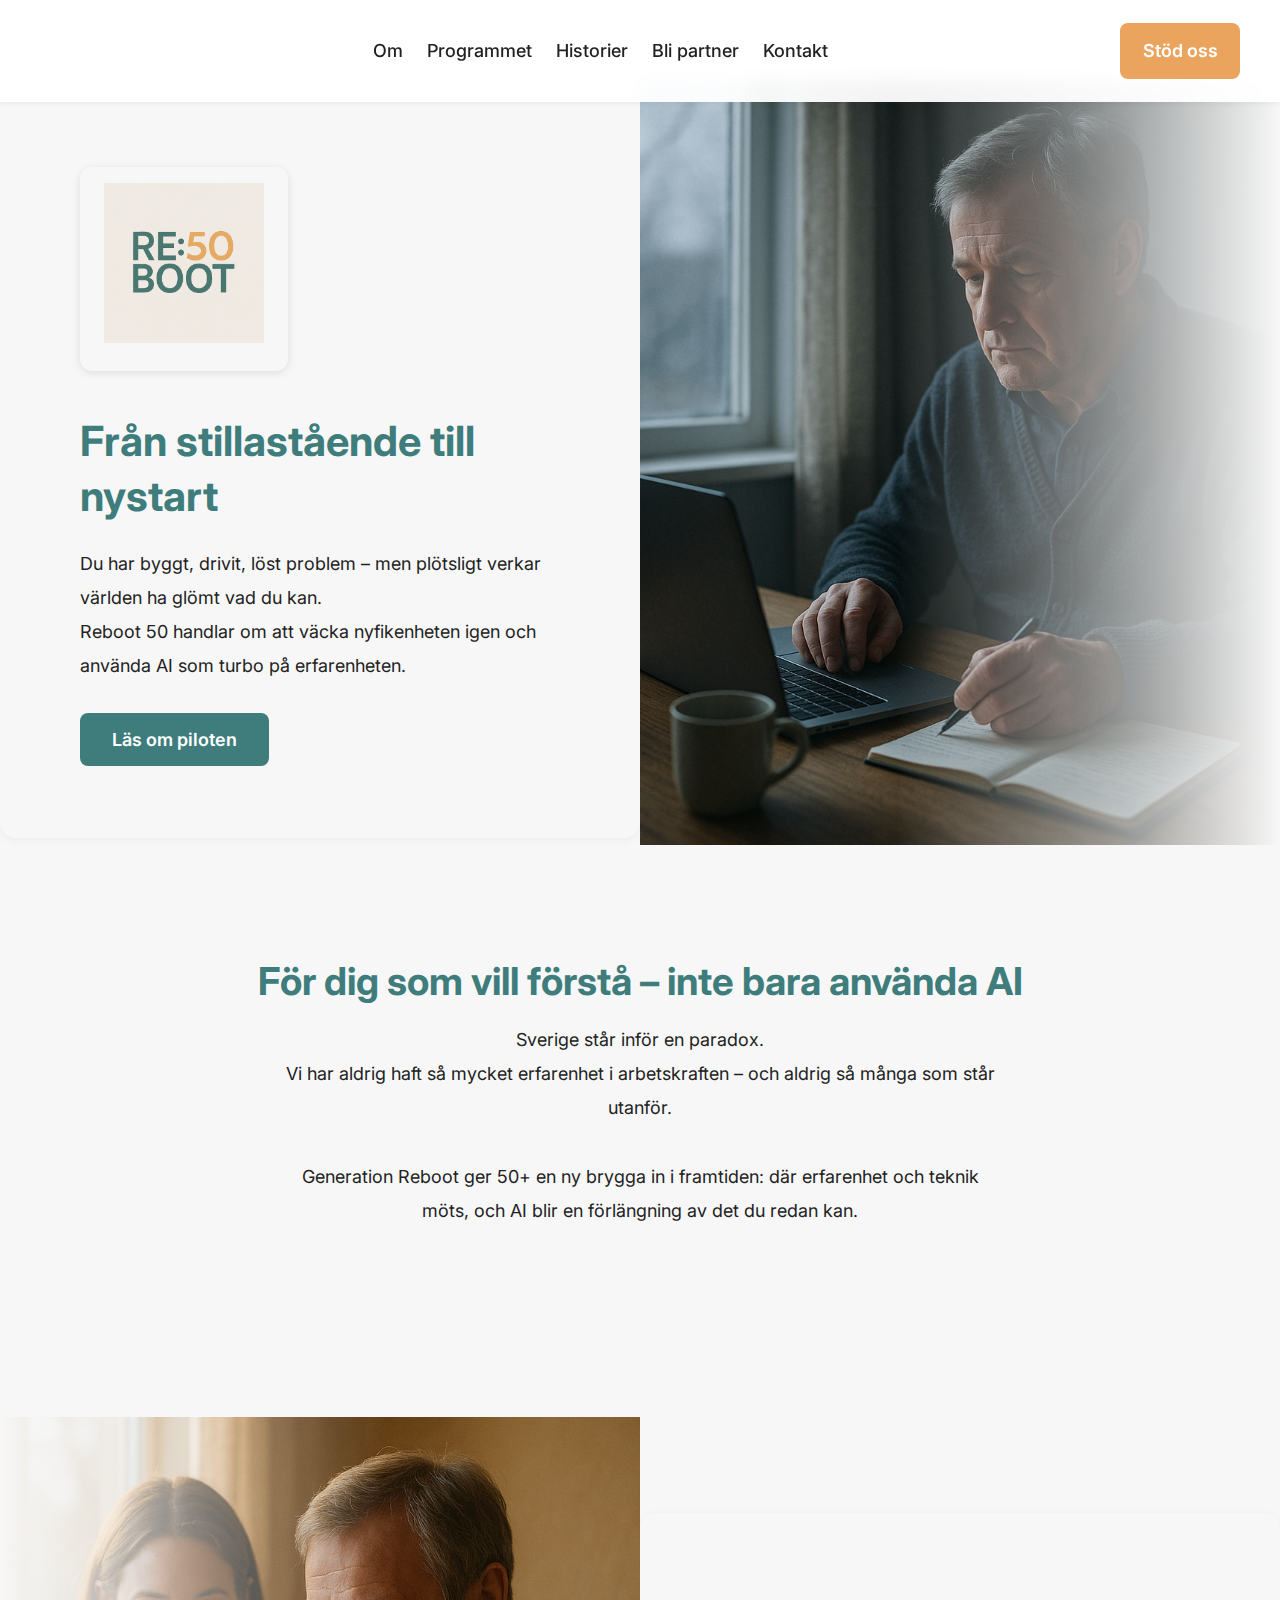
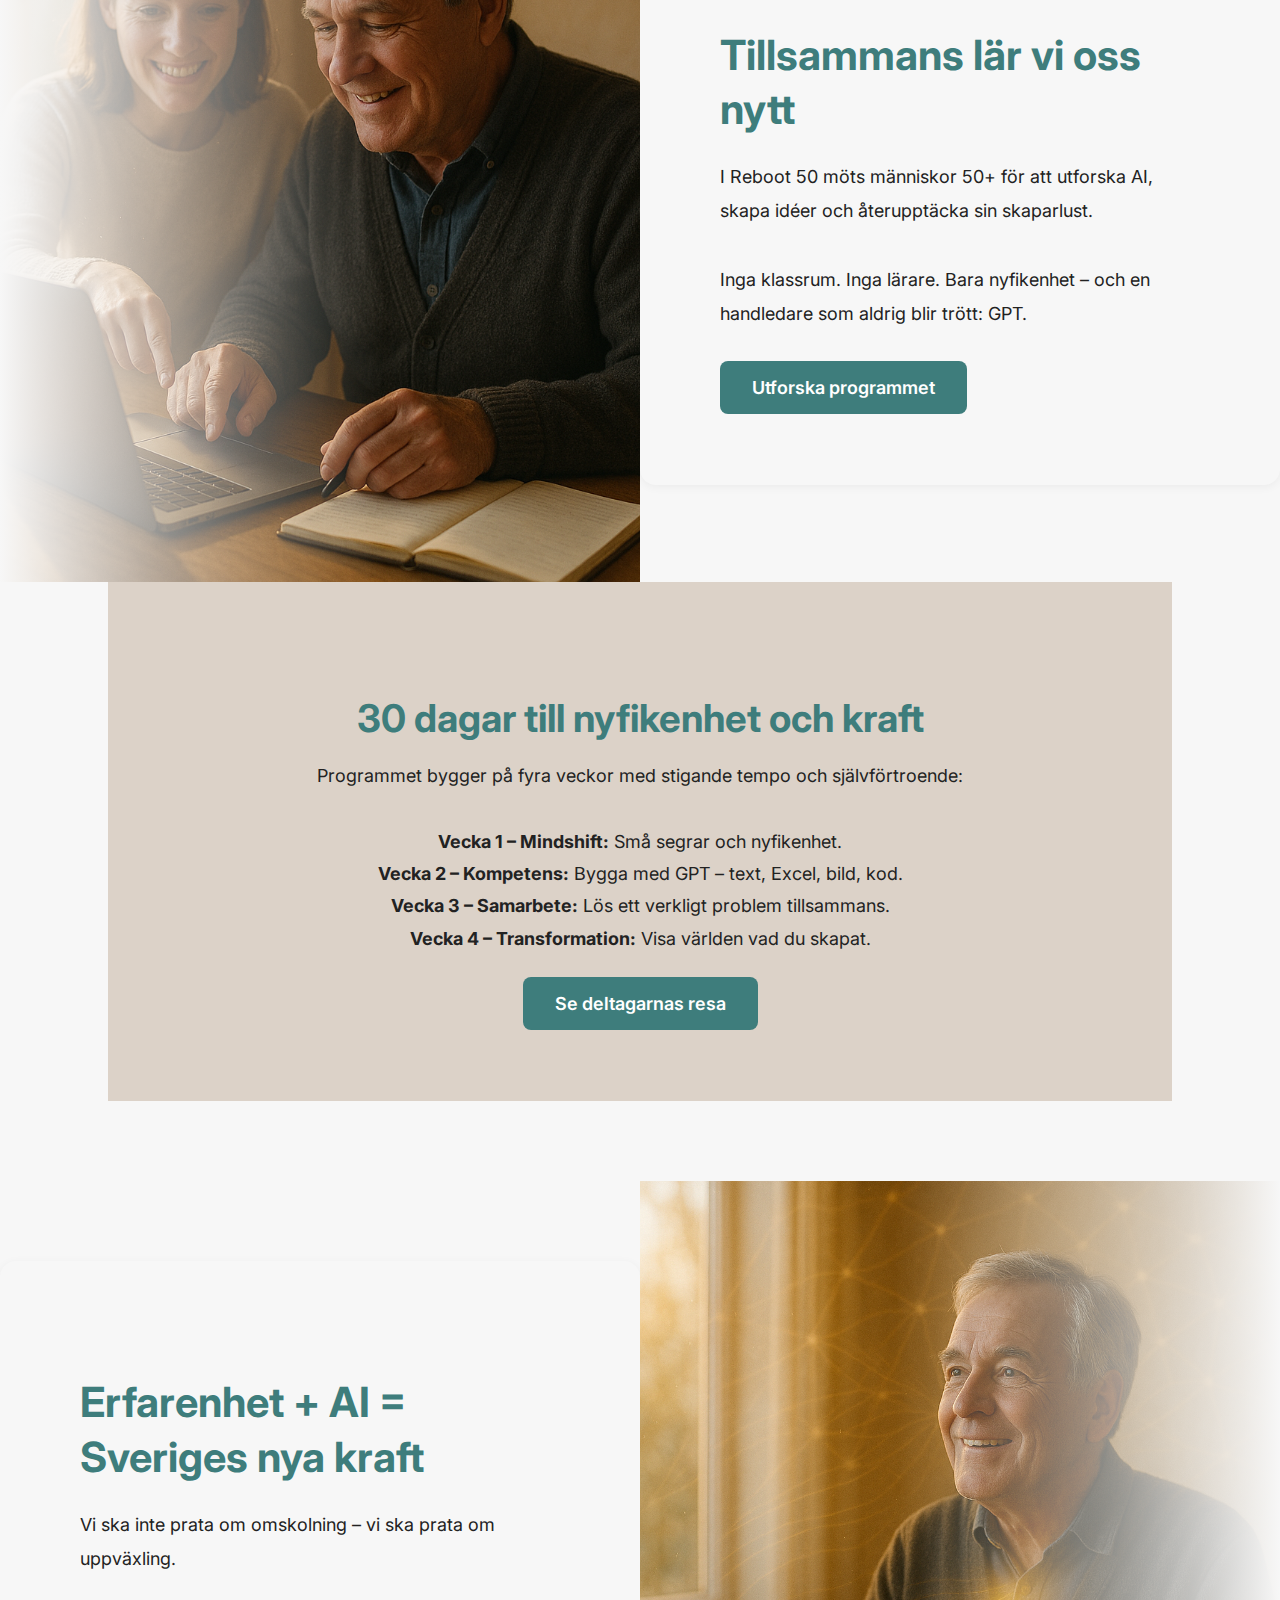
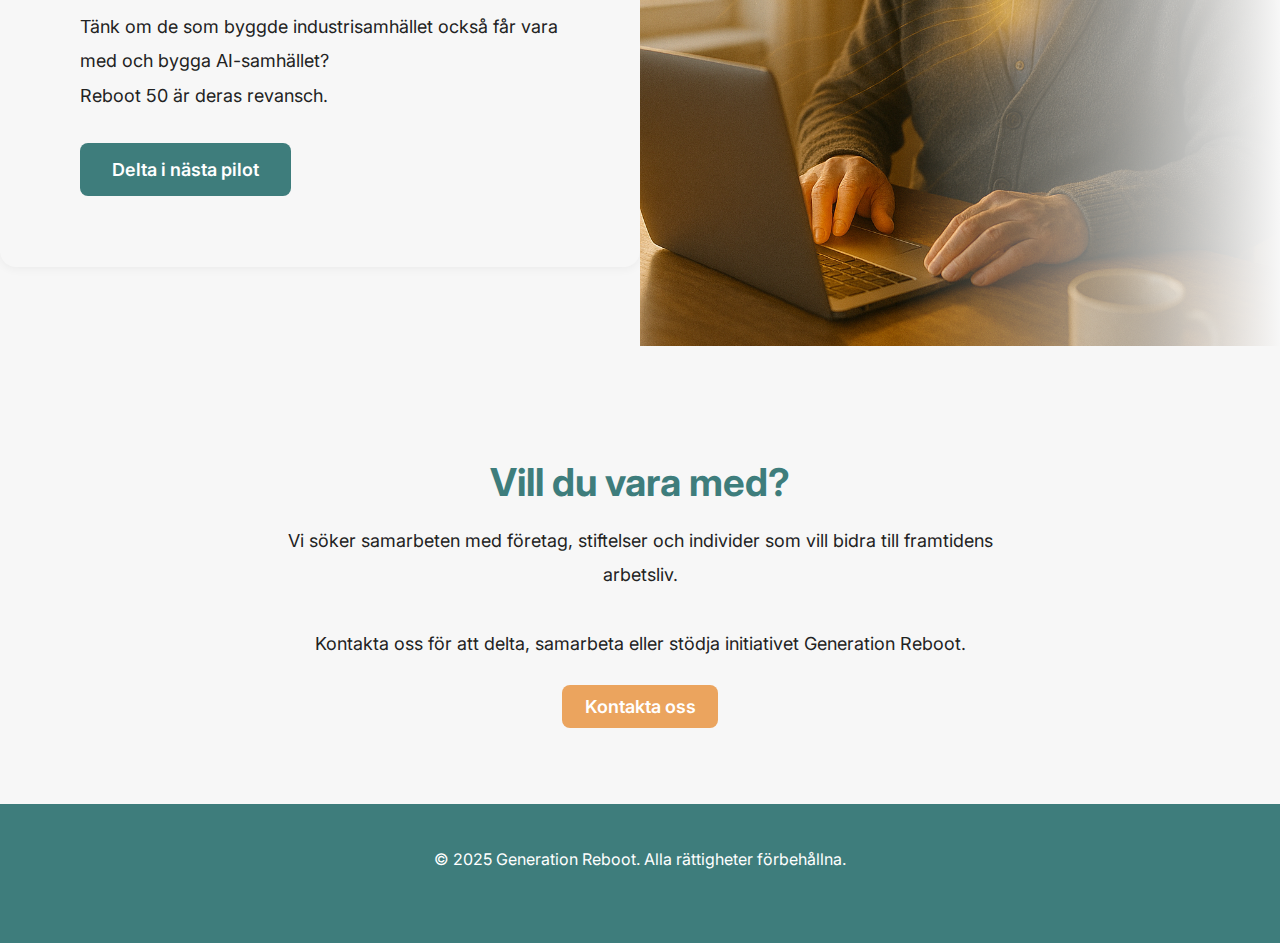
<file: index.html>
<!DOCTYPE html>
<html lang="sv">
<head>
  <meta charset="UTF-8" />
  <meta name="viewport" content="width=device-width, initial-scale=1.0" />
  <title>Generation Reboot 50</title>
  <link rel="stylesheet" href="style.css" />
  <link href="https://fonts.googleapis.com/css2?family=Inter:wght@400;600;700&display=swap" rel="stylesheet">
</head>

<body>

  <!-- Header -->
  <header class="header">
    <nav class="nav">
      <input type="checkbox" id="menu-toggle" class="menu-toggle" />
      <label for="menu-toggle" class="hamburger">
        <span></span><span></span><span></span>
      </label>
      <ul class="menu">
        <li><a href="#om">Om</a></li>
        <li><a href="#program">Programmet</a></li>
        <li><a href="#historier">Historier</a></li>
        <li><a href="#partner">Bli partner</a></li>
        <li><a href="#kontakt">Kontakt</a></li>
      </ul>
      <a href="#stod" class="btn-accent">Stöd oss</a>
    </nav>
  </header>

  <!-- Hero 1 – bild till höger -->
  <section class="hero right">
    <div class="hero-overlay">
      <div class="hero-logo-box">
        <img src="assets/REBOOT50-logo.png" alt="Reboot 50 logotyp">
      </div>
      <h1>Från stillastående till nystart</h1>
      <p>Du har byggt, drivit, löst problem – men plötsligt verkar världen ha glömt vad du kan.<br>
      Reboot 50 handlar om att väcka nyfikenheten igen och använda AI som turbo på erfarenheten.</p>
      <a href="#om" class="btn-primary">Läs om piloten</a>
    </div>
    <div class="hero-image gradient-right">
      <img src="assets/hero1.png" alt="Före - stillhet">
    </div>
  </section>

  <!-- Sektion 1 -->
  <section id="om" class="section">
    <h2>För dig som vill förstå – inte bara använda AI</h2>
    <p>Sverige står inför en paradox.<br>
      Vi har aldrig haft så mycket erfarenhet i arbetskraften – och aldrig så många som står utanför.<br><br>
      Generation Reboot ger 50+ en ny brygga in i framtiden: där erfarenhet och teknik möts,
      och AI blir en förlängning av det du redan kan.</p>
  </section>

  <!-- Hero 2 – bild till vänster -->
  <section class="hero left">
    <div class="hero-image gradient-left">
      <img src="assets/hero2.png" alt="Lärande - samarbete">
    </div>
    <div class="hero-overlay">
      <h2>Tillsammans lär vi oss nytt</h2>
      <p>I Reboot 50 möts människor 50+ för att utforska AI, skapa idéer och återupptäcka sin skaparlust.<br><br>
      Inga klassrum. Inga lärare. Bara nyfikenhet – och en handledare som aldrig blir trött: GPT.</p>
      <a href="#program" class="btn-primary">Utforska programmet</a>
    </div>
  </section>

  <!-- Sektion 2 -->
  <section id="program" class="section bg-secondary">
    <h2>30 dagar till nyfikenhet och kraft</h2>
    <p>Programmet bygger på fyra veckor med stigande tempo och självförtroende:</p>
    <ul class="program-list">
      <li><strong>Vecka 1 – Mindshift:</strong> Små segrar och nyfikenhet.</li>
      <li><strong>Vecka 2 – Kompetens:</strong> Bygga med GPT – text, Excel, bild, kod.</li>
      <li><strong>Vecka 3 – Samarbete:</strong> Lös ett verkligt problem tillsammans.</li>
      <li><strong>Vecka 4 – Transformation:</strong> Visa världen vad du skapat.</li>
    </ul>
    <a href="#historier" class="btn-primary">Se deltagarnas resa</a>
  </section>

  <!-- Hero 3 – bild till höger -->
  <section class="hero right">
    <div class="hero-overlay">
      <h2>Erfarenhet + AI = Sveriges nya kraft</h2>
      <p>Vi ska inte prata om omskolning – vi ska prata om uppväxling.<br><br>
      Tänk om de som byggde industrisamhället också får vara med och bygga AI-samhället?<br>
      Reboot 50 är deras revansch.</p>
      <a href="#kontakt" class="btn-primary">Delta i nästa pilot</a>
    </div>
    <div class="hero-image gradient-right">
      <img src="assets/hero3.png" alt="Efter - framtidstro">
    </div>
  </section>

  <!-- Kontakt -->
  <section id="kontakt" class="section">
    <h2>Vill du vara med?</h2>
    <p>Vi söker samarbeten med företag, stiftelser och individer som vill bidra till framtidens arbetsliv.<br><br>
    Kontakta oss för att delta, samarbeta eller stödja initiativet Generation Reboot.</p>
    <a href="mailto:info@reboot50.se" class="btn-accent">Kontakta oss</a>
  </section>

  <footer class="footer">
    <p>&copy; 2025 Generation Reboot. Alla rättigheter förbehållna.</p>
  </footer>

</body>
</html>
</file>
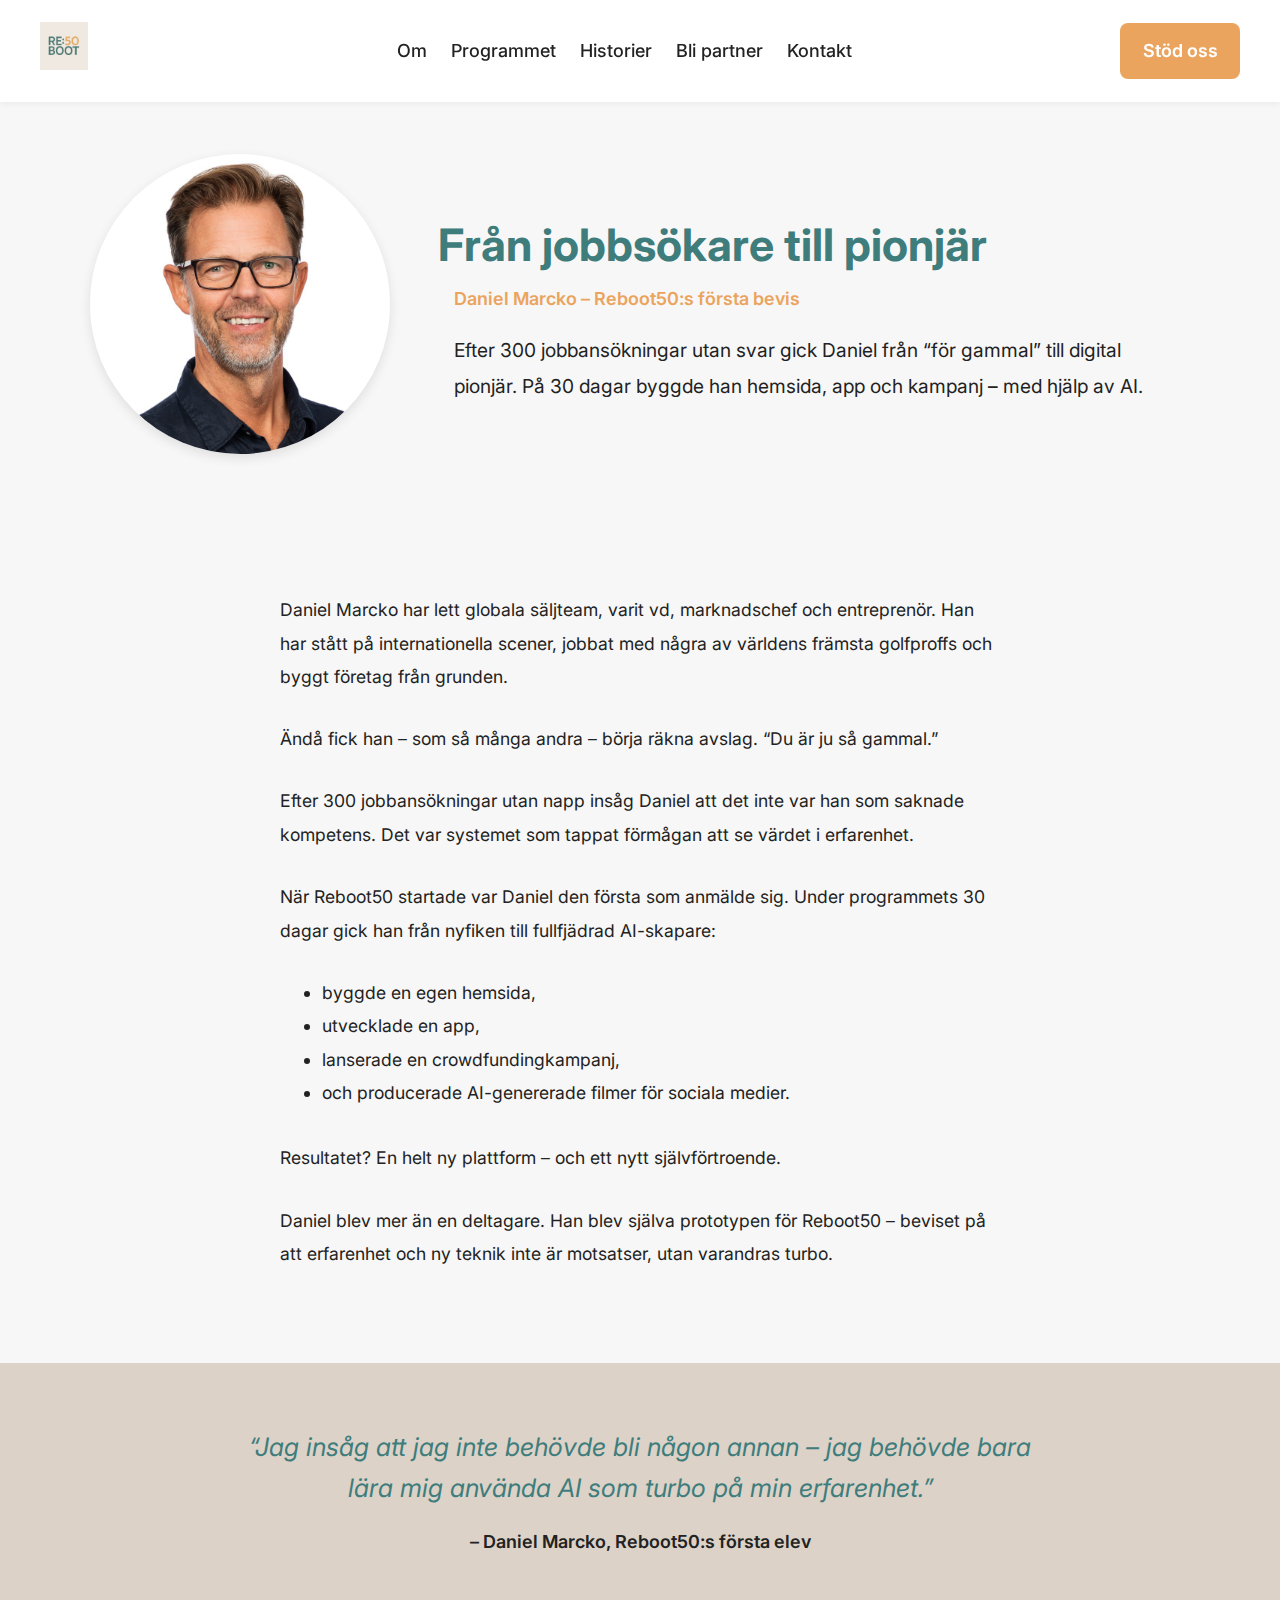
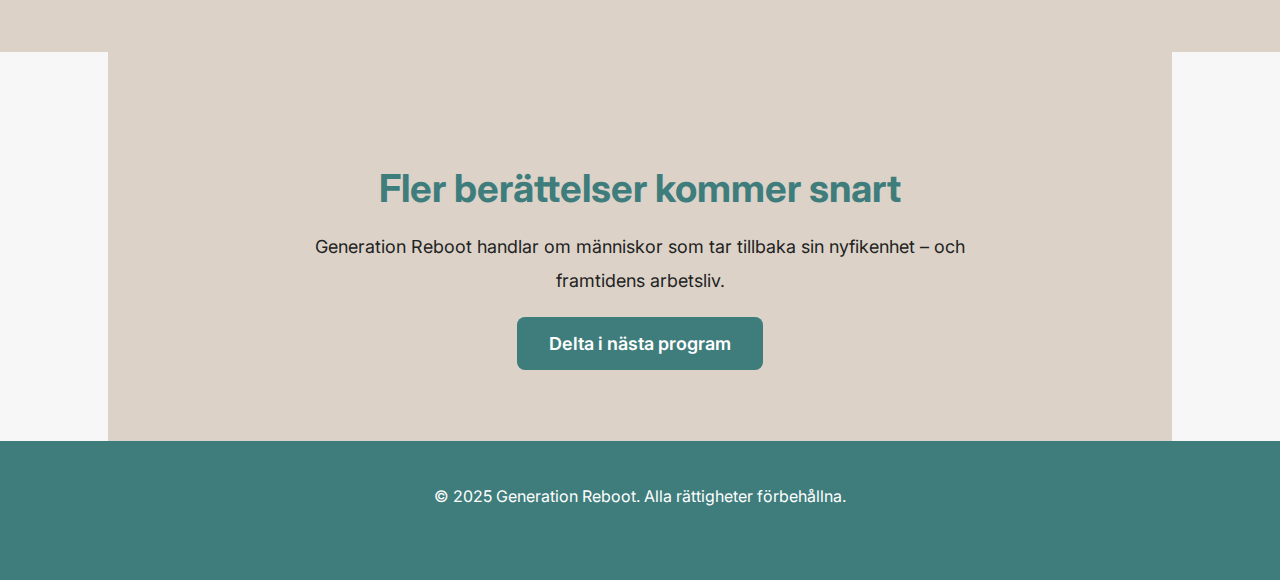
<file: historier.html>
<!DOCTYPE html>
<html lang="sv">
<head>
  <meta charset="UTF-8" />
  <meta name="viewport" content="width=device-width, initial-scale=1.0" />
  <title>Historier – Generation Reboot 50</title>
  <link rel="stylesheet" href="style.css" />
  <link href="https://fonts.googleapis.com/css2?family=Inter:wght@400;600;700&display=swap" rel="stylesheet">
</head>

<body>

  <!-- Header -->
  <header class="header">
    <nav class="nav">
      <a href="index.html" class="logo-link"><img src="assets/REBOOT50-logo.png" alt="Reboot 50 logotyp" class="nav-logo"></a>
      <ul class="menu">
        <li><a href="index.html#om">Om</a></li>
        <li><a href="index.html#program">Programmet</a></li>
        <li><a href="historier.html" class="active">Historier</a></li>
        <li><a href="index.html#partner">Bli partner</a></li>
        <li><a href="index.html#kontakt">Kontakt</a></li>
      </ul>
      <a href="index.html#stod" class="btn-accent">Stöd oss</a>
    </nav>
  </header>

  <!-- Hero: Daniel -->
  <section class="story-hero">
    <div class="story-hero-inner">
      <div class="story-image">
        <img src="assets/daniel.jpeg" alt="Daniel Marcko">
      </div>
      <div class="story-intro">
        <h1>Från jobbsökare till pionjär</h1>
        <p class="tagline">Daniel Marcko – Reboot50:s första bevis</p>
        <p class="lead">Efter 300 jobbansökningar utan svar gick Daniel från “för gammal” till digital pionjär.  
        På 30 dagar byggde han hemsida, app och kampanj – med hjälp av AI.</p>
      </div>
    </div>
  </section>

  <!-- Story main -->
  <section class="story-content">
    <p>Daniel Marcko har lett globala säljteam, varit vd, marknadschef och entreprenör. Han har stått på internationella scener, jobbat med några av världens främsta golfproffs och byggt företag från grunden.</p>

    <p>Ändå fick han – som så många andra – börja räkna avslag. “Du är ju så gammal.”</p>

    <p>Efter 300 jobbansökningar utan napp insåg Daniel att det inte var han som saknade kompetens. Det var systemet som tappat förmågan att se värdet i erfarenhet.</p>

    <p>När Reboot50 startade var Daniel den första som anmälde sig. Under programmets 30 dagar gick han från nyfiken till fullfjädrad AI-skapare:</p>

    <ul class="story-list">
      <li>byggde en egen hemsida,</li>
      <li>utvecklade en app,</li>
      <li>lanserade en crowdfundingkampanj,</li>
      <li>och producerade AI-genererade filmer för sociala medier.</li>
    </ul>

    <p>Resultatet? En helt ny plattform – och ett nytt självförtroende.</p>

    <p>Daniel blev mer än en deltagare. Han blev själva prototypen för Reboot50 – beviset på att erfarenhet och ny teknik inte är motsatser, utan varandras turbo.</p>
  </section>

  <!-- Citatblock -->
  <section class="quote-block">
    <blockquote>
      “Jag insåg att jag inte behövde bli någon annan – jag behövde bara lära mig använda AI som turbo på min erfarenhet.”
    </blockquote>
    <p class="quote-author">– Daniel Marcko, Reboot50:s första elev</p>
  </section>

  <!-- Footer CTA -->
  <section class="section bg-secondary">
    <h2>Fler berättelser kommer snart</h2>
    <p>Generation Reboot handlar om människor som tar tillbaka sin nyfikenhet – och framtidens arbetsliv.</p>
    <a href="index.html#kontakt" class="btn-primary">Delta i nästa program</a>
  </section>

  <footer class="footer">
    <p>&copy; 2025 Generation Reboot. Alla rättigheter förbehållna.</p>
  </footer>

</body>
</html>
</file>
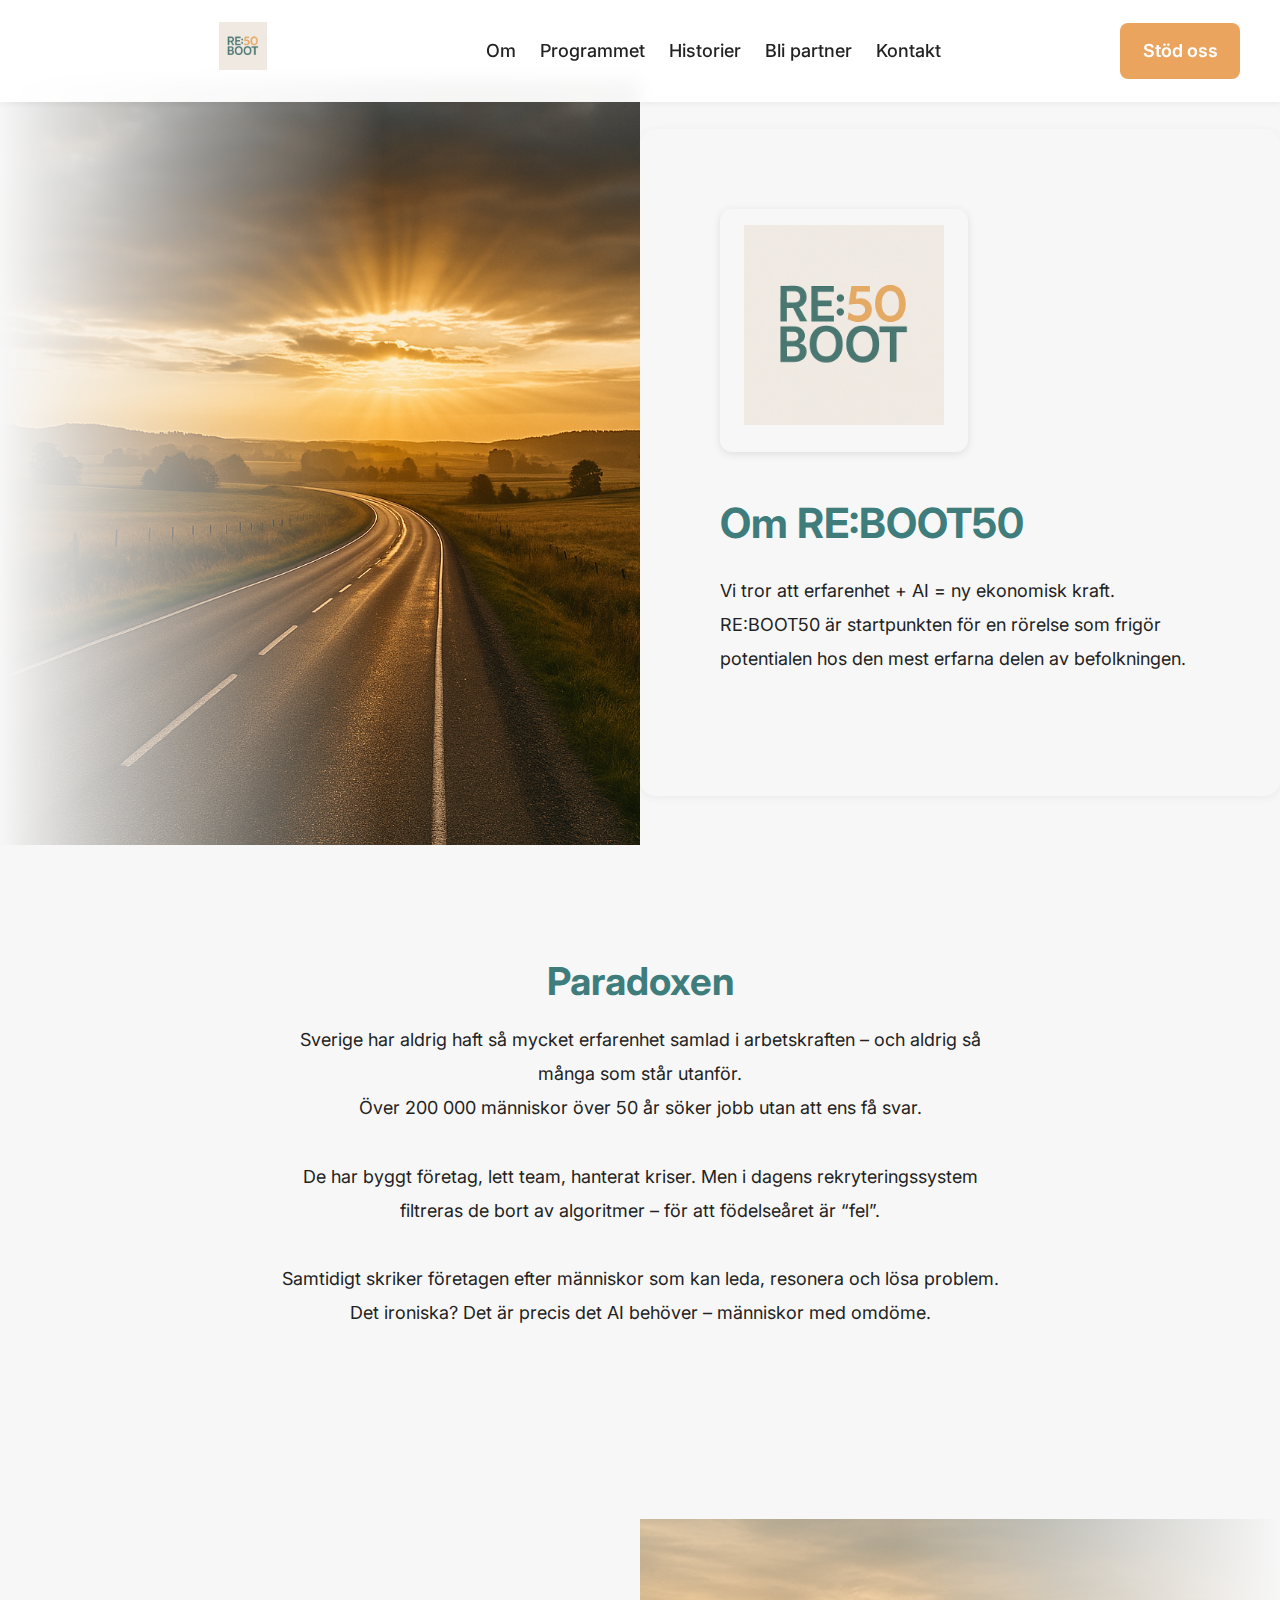
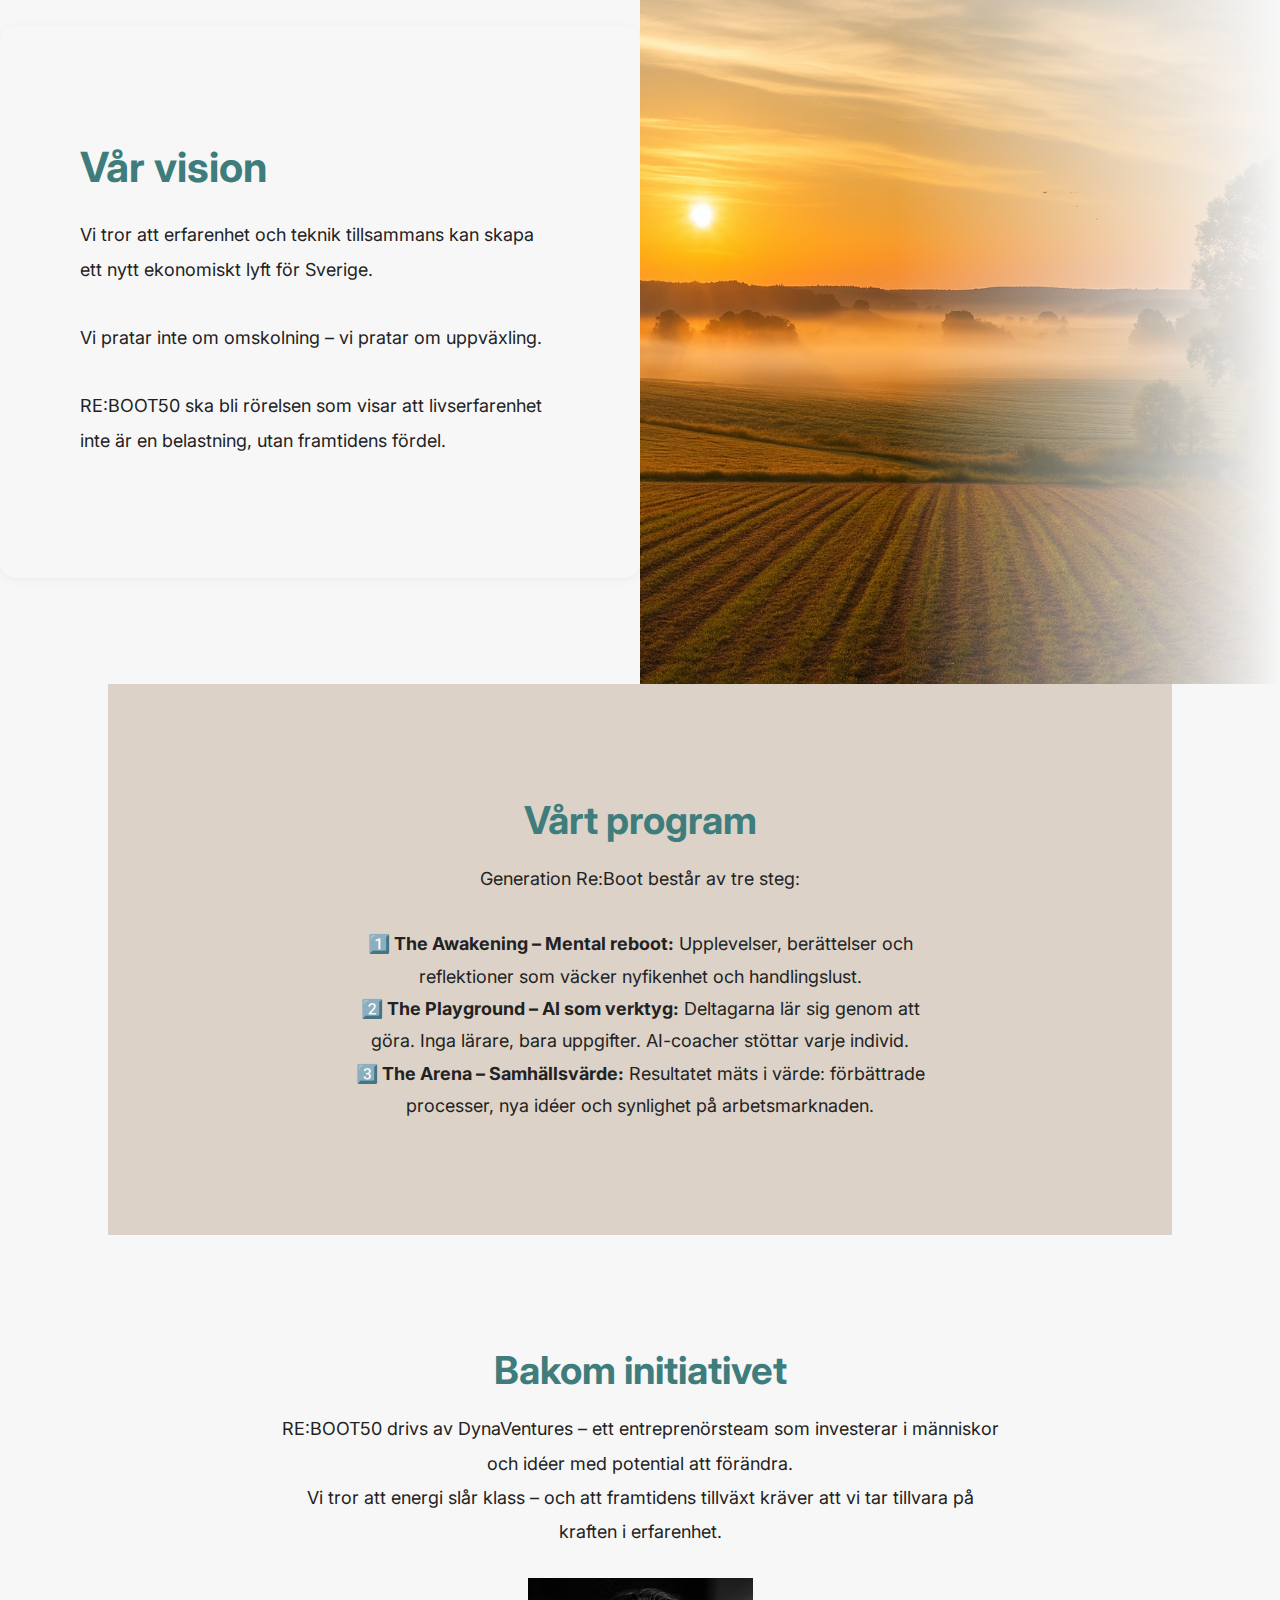
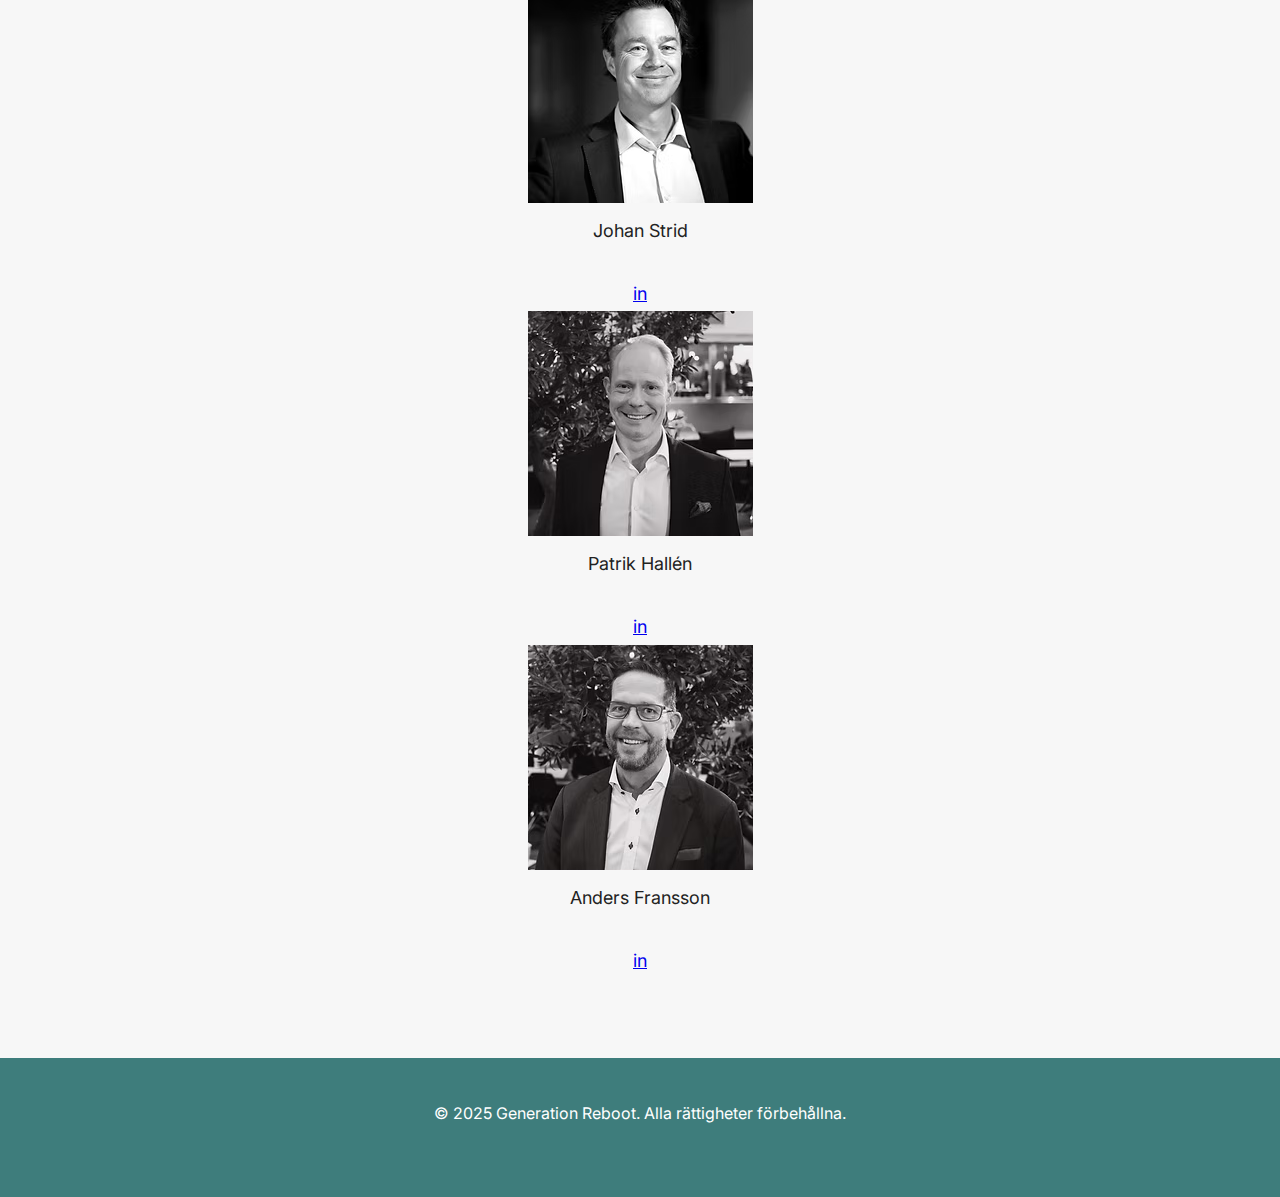
<file: om.html>
<!DOCTYPE html>
<html lang="sv">
<head>
  <meta charset="UTF-8" />
  <meta name="viewport" content="width=device-width, initial-scale=1.0" />
  <title>Om RE:BOOT50 – Generation Reboot</title>
  <link rel="stylesheet" href="style.css" />
  <link href="https://fonts.googleapis.com/css2?family=Inter:wght@400;600;700&display=swap" rel="stylesheet">
</head>

<body>

  <!-- Header -->
  <header class="header">
    <nav class="nav">
      <input type="checkbox" id="menu-toggle" class="menu-toggle" />
      <label for="menu-toggle" class="hamburger">
        <span></span><span></span><span></span>
      </label>

      <a href="index.html" class="logo-link">
        <img src="assets/REBOOT50-logo.png" alt="RE:BOOT50 logotyp" class="nav-logo">
      </a>

      <ul class="menu">
        <li><a href="om.html" class="active">Om</a></li>
        <li><a href="index.html#program">Programmet</a></li>
        <li><a href="historier.html">Historier</a></li>
        <li><a href="index.html#partner">Bli partner</a></li>
        <li><a href="index.html#kontakt">Kontakt</a></li>
      </ul>

      <a href="partner.html" class="btn-accent">Stöd oss</a>
    </nav>
  </header>

  <!-- Hero 1 – Bild till vänster -->
  <section class="hero left">
    <div class="hero-image gradient-left">
      <img src="assets/hero-road.png" alt="Svensk landsväg i gryning">
    </div>
    <div class="hero-overlay">
      <div class="hero-logo-box">
        <img src="assets/REBOOT50-logo.png" alt="RE:BOOT50 logotyp" style="height:200px;">
      </div>
      <h1>Om RE:BOOT50</h1>
      <p>Vi tror att erfarenhet + AI = ny ekonomisk kraft.<br>
      RE:BOOT50 är startpunkten för en rörelse som frigör potentialen hos den mest erfarna delen av befolkningen.</p>
    </div>
  </section>

  <!-- Paradoxen -->
  <section class="section">
    <h2>Paradoxen</h2>
    <p>Sverige har aldrig haft så mycket erfarenhet samlad i arbetskraften – och aldrig så många som står utanför.<br>
    Över 200 000 människor över 50 år söker jobb utan att ens få svar.<br><br>
    De har byggt företag, lett team, hanterat kriser. Men i dagens rekryteringssystem filtreras de bort av algoritmer – för att födelseåret är “fel”.<br><br>
    Samtidigt skriker företagen efter människor som kan leda, resonera och lösa problem.<br>
    Det ironiska? Det är precis det AI behöver – människor med omdöme.</p>
  </section>

  <!-- Hero 2 – Bild till höger -->
  <section class="hero right">
    <div class="hero-overlay">
      <h2>Vår vision</h2>
      <p>Vi tror att erfarenhet och teknik tillsammans kan skapa ett nytt ekonomiskt lyft för Sverige.<br><br>
      Vi pratar inte om omskolning – vi pratar om uppväxling.<br><br>
      RE:BOOT50 ska bli rörelsen som visar att livserfarenhet inte är en belastning, utan framtidens fördel.</p>
    </div>
    <div class="hero-image gradient-right">
      <img src="assets/hero-landscape.png" alt="Svenskt landskap i morgonljus">
    </div>
  </section>

  <!-- Programmet -->
  <section class="section bg-secondary">
    <h2>Vårt program</h2>
    <p>Generation Re:Boot består av tre steg:</p>
    <ul class="program-list">
      <li><strong>1️⃣ The Awakening – Mental reboot:</strong> Upplevelser, berättelser och reflektioner som väcker nyfikenhet och handlingslust.</li>
      <li><strong>2️⃣ The Playground – AI som verktyg:</strong> Deltagarna lär sig genom att göra. Inga lärare, bara uppgifter. AI-coacher stöttar varje individ.</li>
      <li><strong>3️⃣ The Arena – Samhällsvärde:</strong> Resultatet mäts i värde: förbättrade processer, nya idéer och synlighet på arbetsmarknaden.</li>
    </ul>
  </section>

  <!-- Team -->
  <section class="section">
    <h2>Bakom initiativet</h2>
    <p>RE:BOOT50 drivs av DynaVentures – ett entreprenörsteam som investerar i människor och idéer med potential att förändra.<br>
    Vi tror att energi slår klass – och att framtidens tillväxt kräver att vi tar tillvara på kraften i erfarenhet.</p>

    <div class="team-grid">
      <div class="team-member">
        <img src="assets/johan.png" alt="Johan Strid">
        <p class="name">Johan Strid</p>
        <a href="https://www.linkedin.com/in/johan-strid-231693/" class="linkedin" target="_blank" rel="noopener noreferrer">in</a>
      </div>
      <div class="team-member">
        <img src="assets/patrik.png" alt="Patrik Hallén">
        <p class="name">Patrik Hallén</p>
        <a href="https://www.linkedin.com/in/patrikhallen/" class="linkedin" target="_blank" rel="noopener noreferrer">in</a>
      </div>
      <div class="team-member">
        <img src="assets/anders.png" alt="Anders Fransson">
        <p class="name">Anders Fransson</p>
        <a href="https://www.linkedin.com/in/anders-fransson-3a8b354/" class="linkedin" target="_blank" rel="noopener noreferrer">in</a>
      </div>
    </div>
  </section>

  <footer class="footer">
    <p>&copy; 2025 Generation Reboot. Alla rättigheter förbehållna.</p>
  </footer>

</body>
</html>
</file>
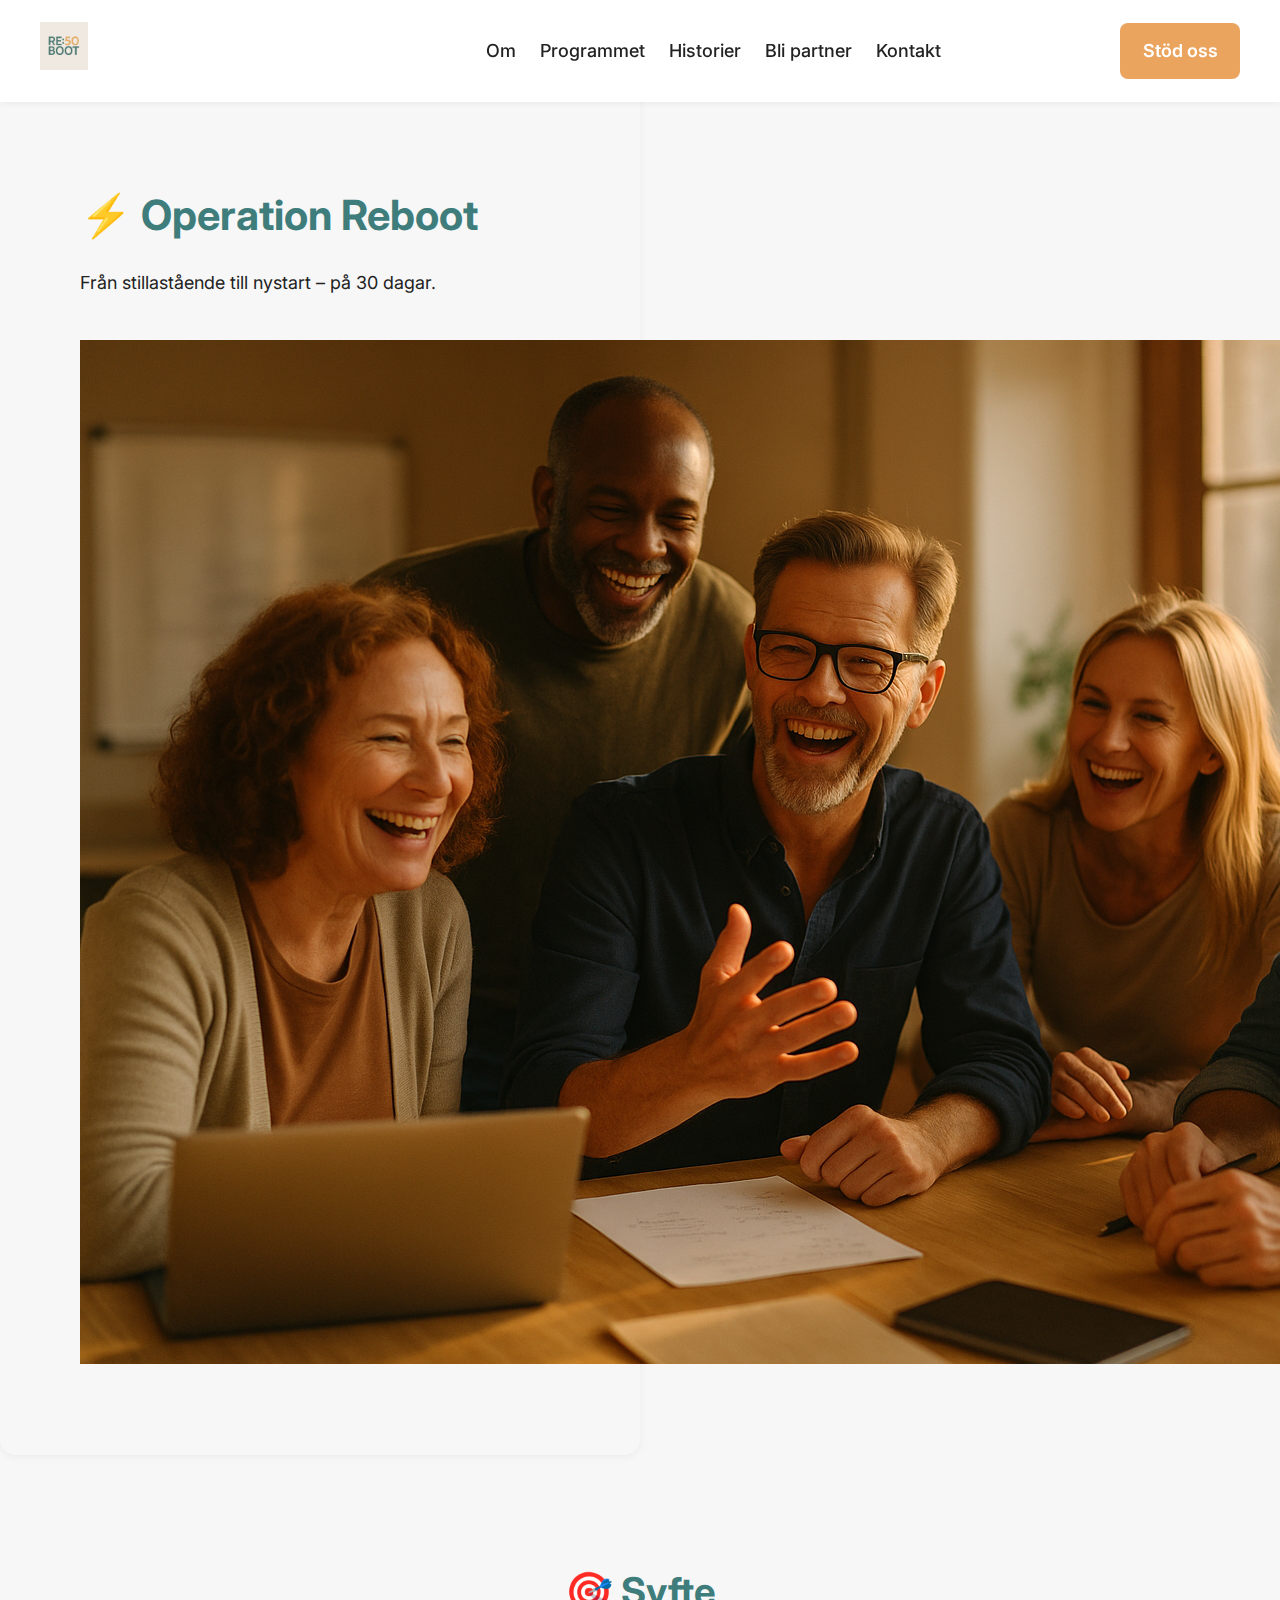
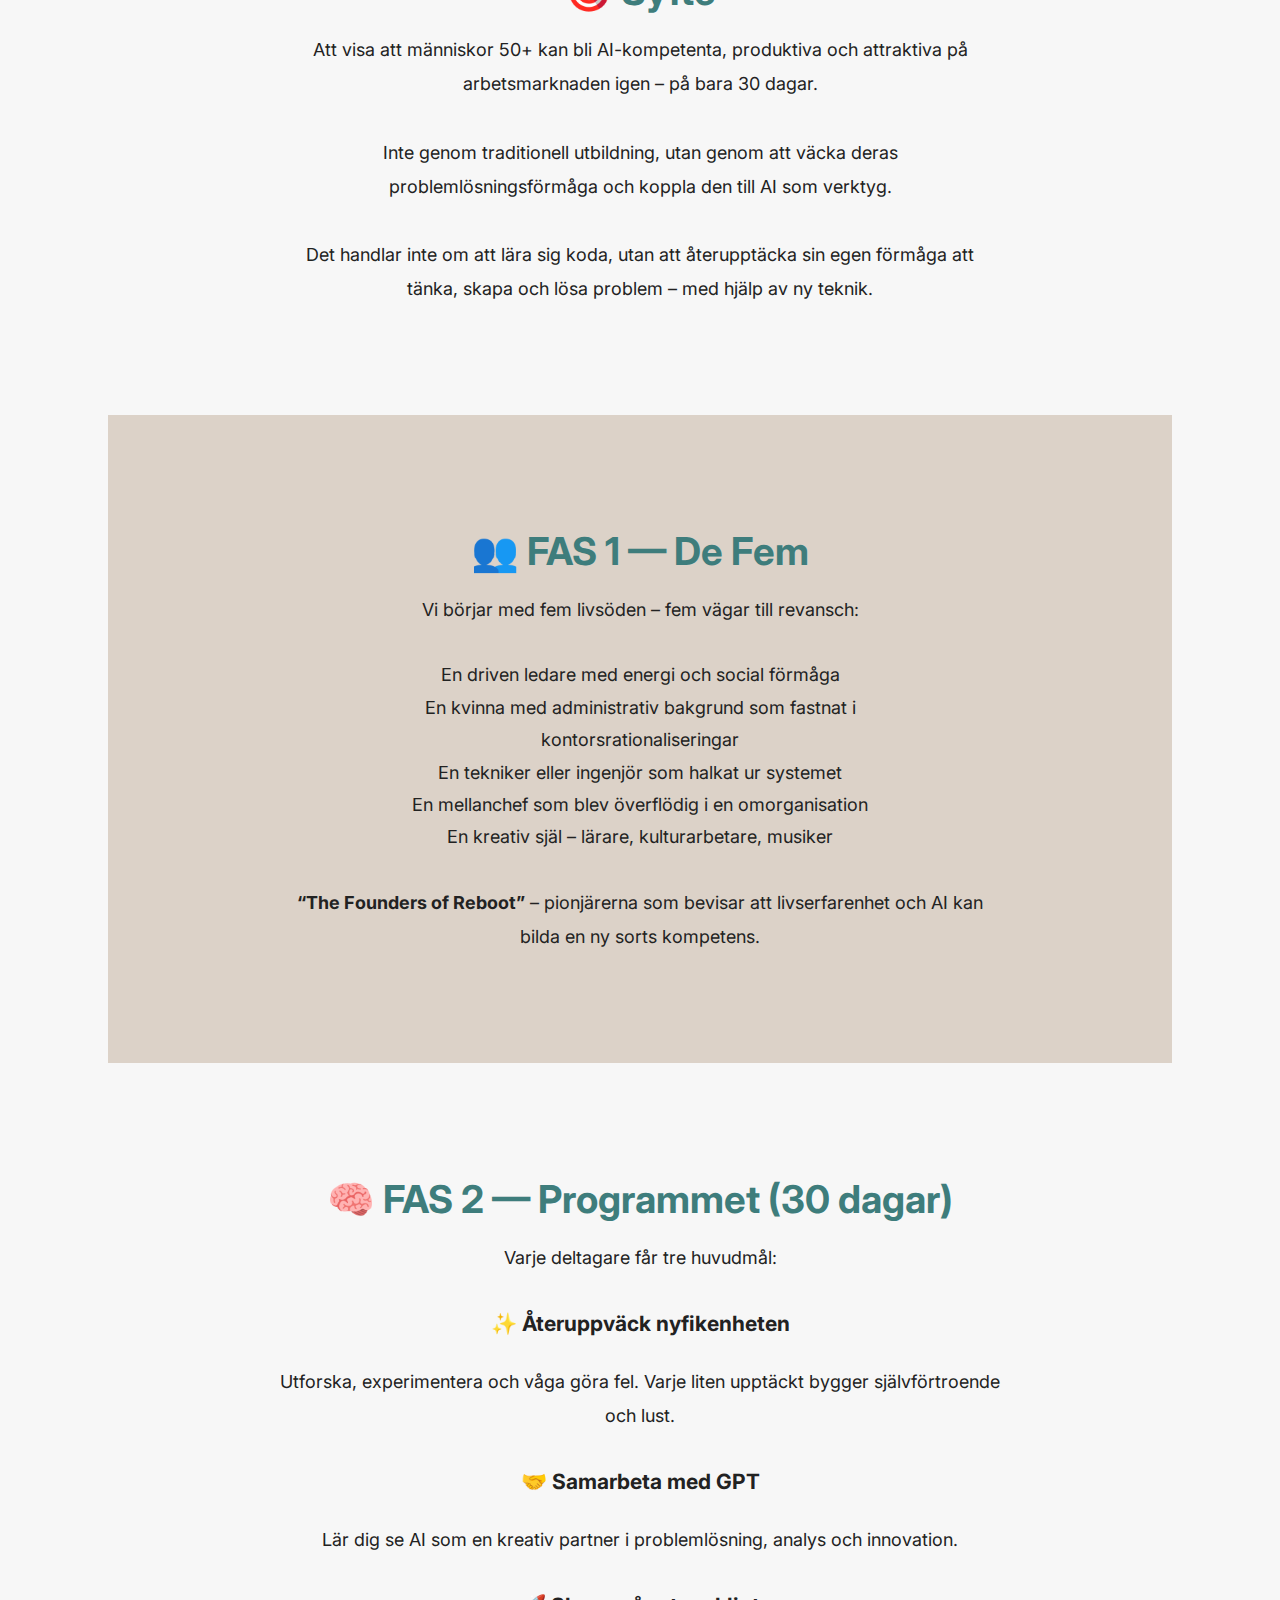
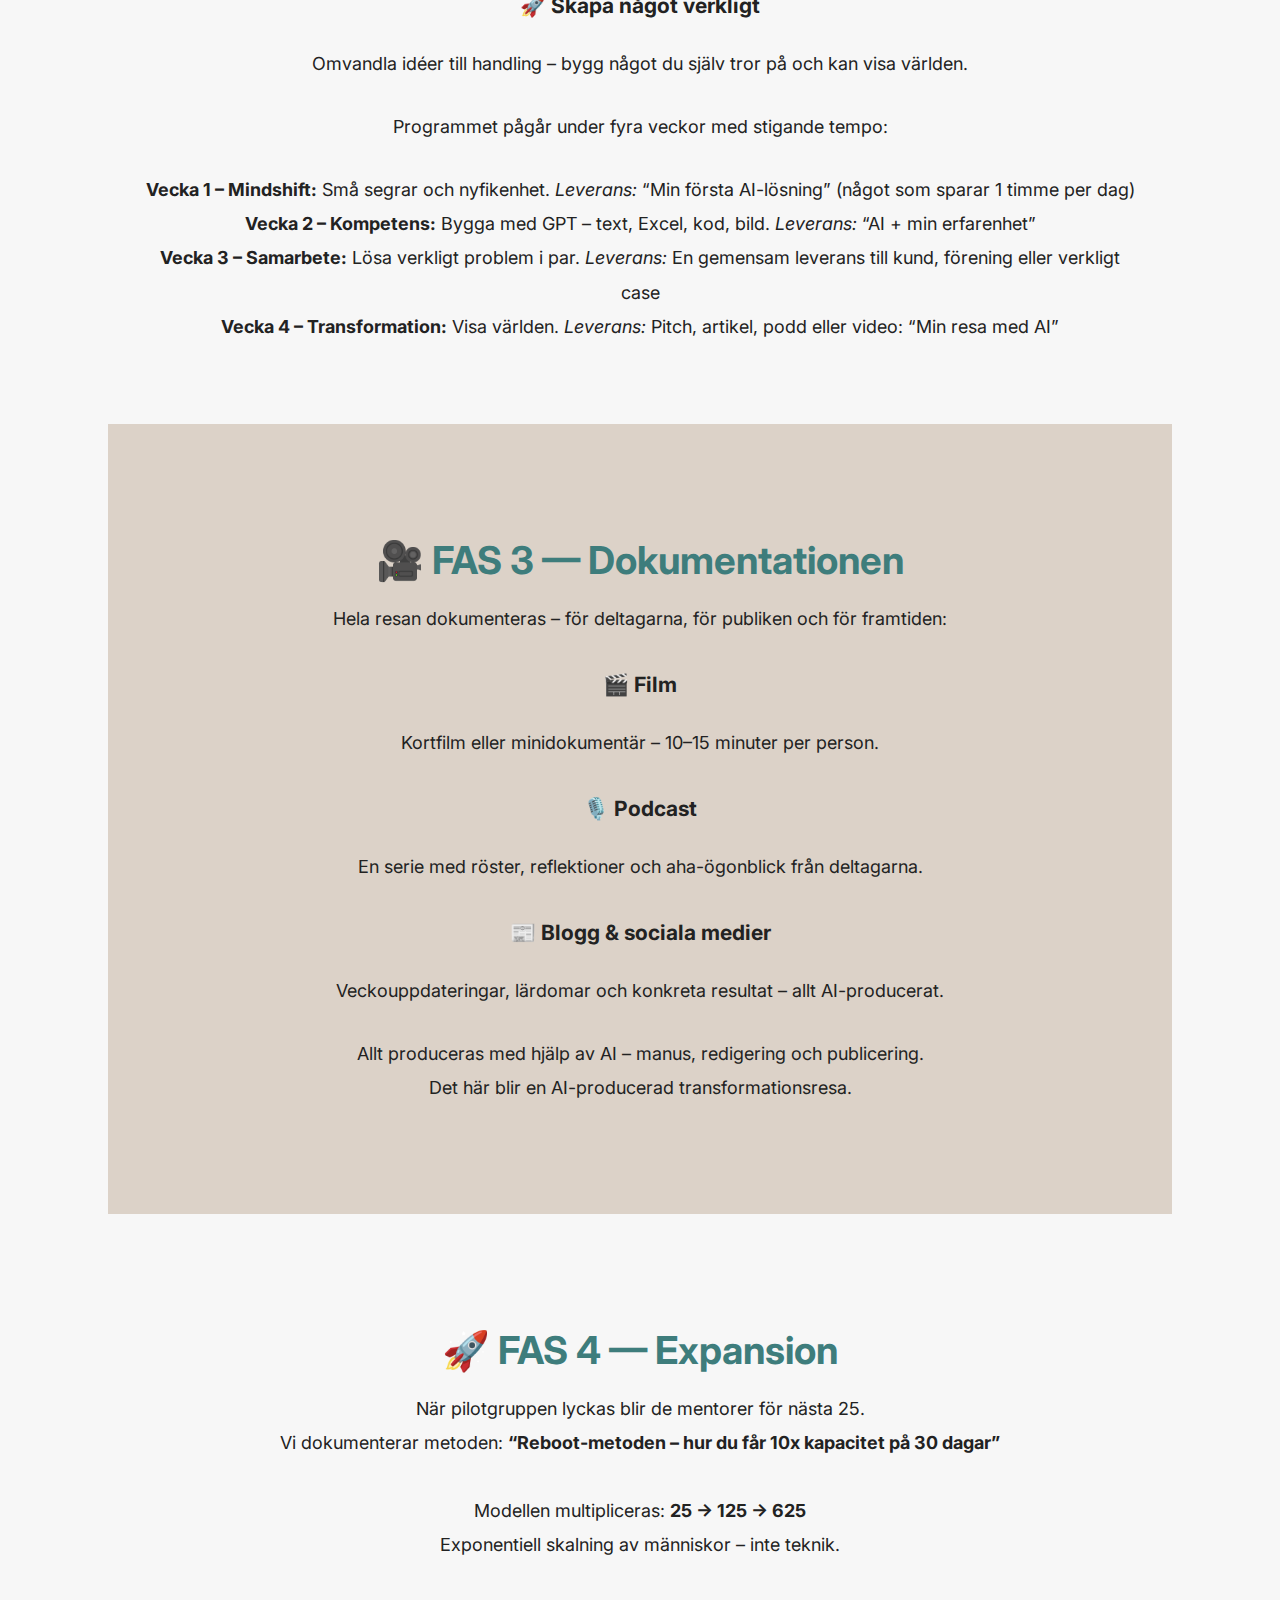
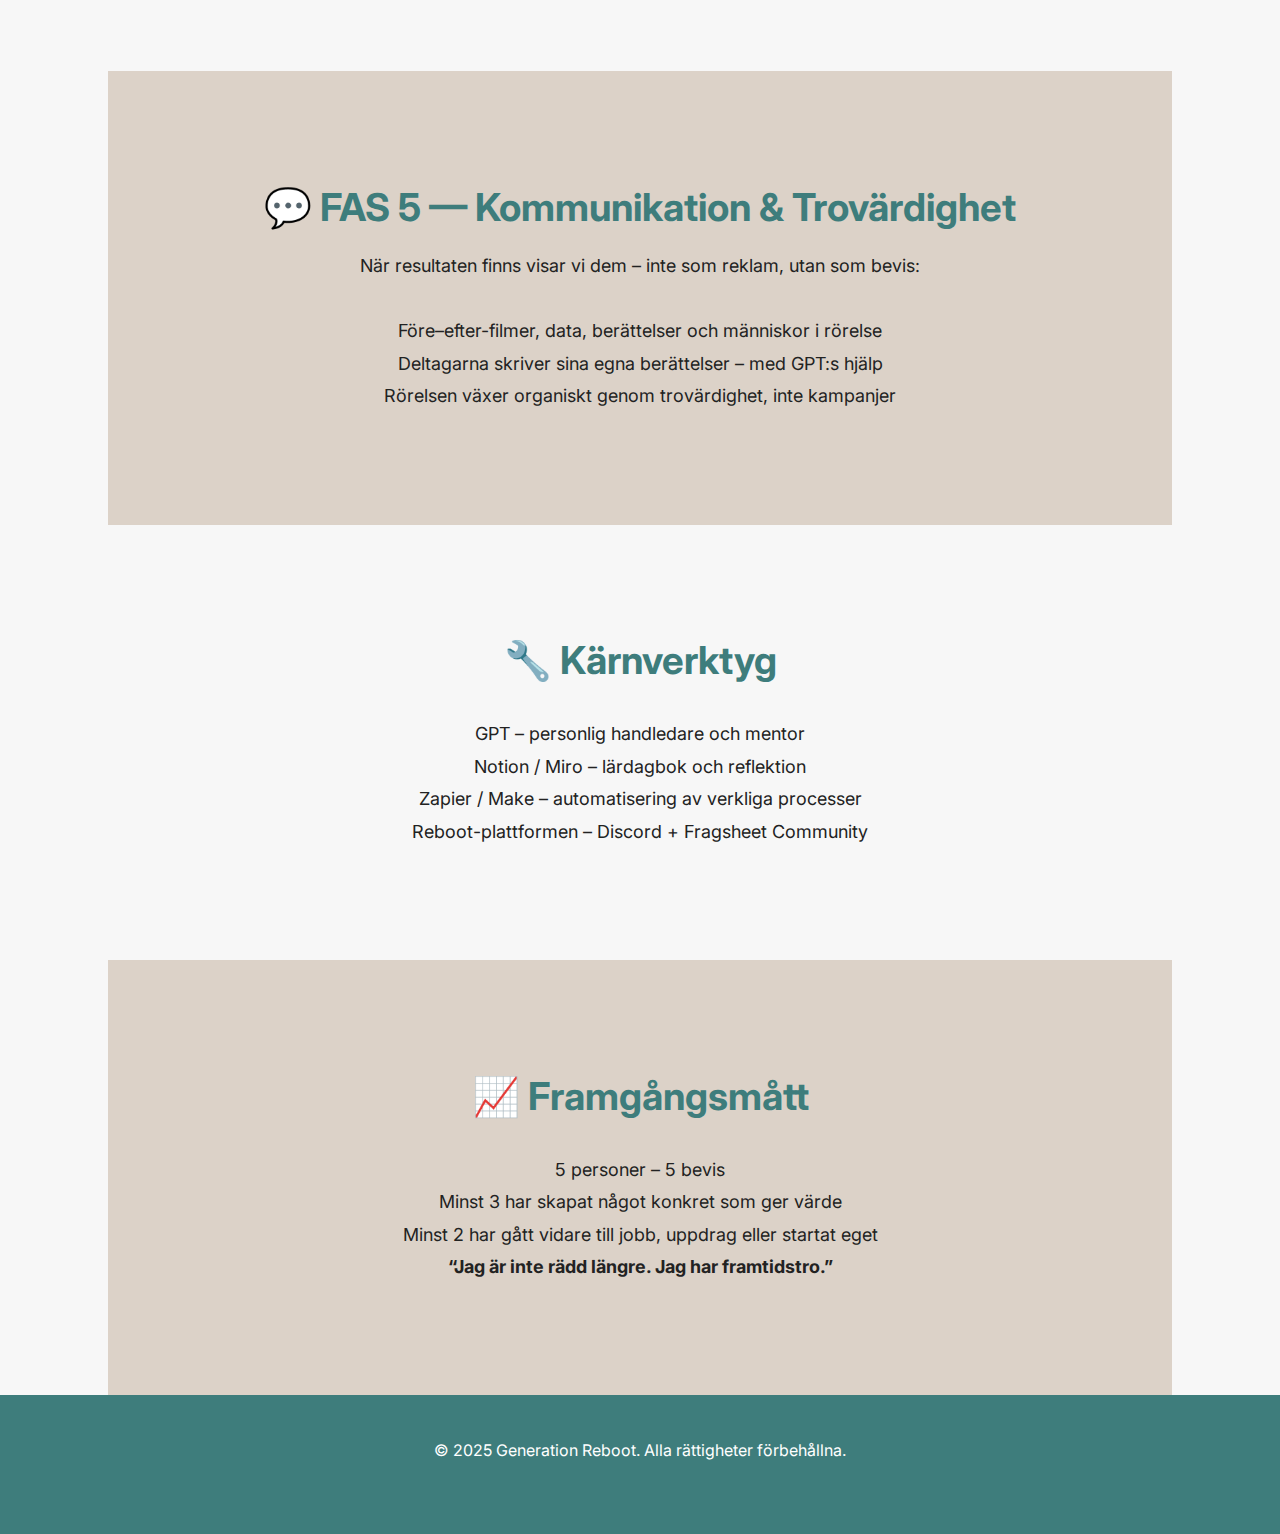
<file: program.html>
<!DOCTYPE html>
<html lang="sv">
<head>
  <meta charset="UTF-8" />
  <meta name="viewport" content="width=device-width, initial-scale=1.0" />

  <title>Programmet – Operation Reboot 50 | Erfarenhet + AI på 30 dagar</title>

  <meta name="description" content="Operation Reboot är programmet som hjälper människor 50+ att bli AI-kompetenta på 30 dagar. Från stillastående till nystart – med erfarenhet som grund och AI som turbo." />
  <meta name="keywords" content="Generation Reboot, Reboot 50, Operation Reboot, AI och erfarenhet, livslångt lärande, kompetensutveckling, digital transformation 50+, DynaVentures" />
  <meta name="author" content="Generation Reboot / DynaVentures" />
  <meta name="robots" content="index, follow" />

  <!-- Open Graph -->
  <meta property="og:type" content="article" />
  <meta property="og:url" content="https://reboot50.fragsheet.com/program.html" />
  <meta property="og:title" content="Programmet – Operation Reboot 50 | Erfarenhet + AI på 30 dagar" />
  <meta property="og:description" content="Upptäck Operation Reboot – 30 dagar där 50+ väcker nyfikenhet, lär sig samarbeta med AI och skapar verkliga resultat." />
  <meta property="og:image" content="https://reboot50.fragsheet.com/assets/og-program.jpg" />

  <!-- Twitter -->
  <meta name="twitter:card" content="summary_large_image" />
  <meta name="twitter:title" content="Operation Reboot 50 – Erfarenhet + AI på 30 dagar" />
  <meta name="twitter:description" content="Programmet som visar att erfarenhet och AI tillsammans kan skapa Sveriges nya kraft. Från stillastående till nystart på 30 dagar." />
  <meta name="twitter:image" content="https://reboot50.fragsheet.com/assets/og-program.jpg" />

  <!-- Canonical -->
  <link rel="canonical" href="https://reboot50.fragsheet.com/program.html" />

  <!-- Structured data -->
  <script type="application/ld+json">
  {
    "@context": "https://schema.org",
    "@type": "Course",
    "name": "Operation Reboot 50",
    "description": "Ett 30-dagarsprogram som hjälper människor 50+ att bli AI-kompetenta genom praktisk tillämpning, samarbete och skapande.",
    "provider": {
      "@type": "Organization",
      "name": "Generation Reboot 50",
      "url": "https://reboot50.fragsheet.com",
      "logo": {
        "@type": "ImageObject",
        "url": "https://reboot50.fragsheet.com/assets/REBOOT50-logo.png"
      }
    },
    "hasCourseInstance": {
      "@type": "CourseInstance",
      "courseMode": "Hybrid",
      "courseWorkload": "30 days",
      "educationalLevel": "Adult Education",
      "inLanguage": "sv"
    }
  }
  </script>

  <link rel="stylesheet" href="style.css" />
  <link href="https://fonts.googleapis.com/css2?family=Inter:wght@400;600;700&display=swap" rel="stylesheet">
</head>

<body>

  <!-- Header -->
  <header class="header">
    <nav class="nav" aria-label="Huvudmeny">
      <a href="index.html" class="logo-link" aria-label="Till startsidan">
        <img src="assets/REBOOT50-logo.png" alt="Reboot 50 logotyp" class="nav-logo">
      </a>

      <input type="checkbox" id="menu-toggle" class="menu-toggle" />
      <label for="menu-toggle" class="hamburger" aria-label="Visa meny">
        <span></span><span></span><span></span>
      </label>

      <ul class="menu">
        <li><a href="om.html">Om</a></li>
        <li><a href="program.html" class="active">Programmet</a></li>
        <li><a href="historier.html">Historier</a></li>
        <li><a href="partner.html">Bli partner</a></li>
        <li><a href="kontakt.html">Kontakt</a></li>
      </ul>

      <a href="partner.html" class="btn-accent">Stöd oss</a>
    </nav>
  </header>

  <main>

    <!-- Hero -->
    <section class="hero clean">
      <div class="hero-overlay">
        <h1>⚡ Operation Reboot</h1>
        <p>Från stillastående till nystart – på 30 dagar.</p>
        <img src="assets/gruppbild.png" alt="Grupp som samarbetar – början på Operation Reboot" class="hero-inline">
      </div>
    </section>

    <!-- Syfte -->
    <section class="section narrow">
      <h2>🎯 Syfte</h2>
      <p>Att visa att människor 50+ kan bli AI-kompetenta, produktiva och attraktiva på arbetsmarknaden igen – på bara 30 dagar.<br><br>
      Inte genom traditionell utbildning, utan genom att väcka deras problemlösningsförmåga och koppla den till AI som verktyg.<br><br>
      Det handlar inte om att lära sig koda, utan att återupptäcka sin egen förmåga att tänka, skapa och lösa problem – med hjälp av ny teknik.</p>
    </section>

    <!-- Fas 1 -->
    <section class="section bg-secondary narrow">
      <h2>👥 FAS 1 — De Fem</h2>
      <p>Vi börjar med fem livsöden – fem vägar till revansch:</p>
      <ul class="program-list">
        <li>En driven ledare med energi och social förmåga</li>
        <li>En kvinna med administrativ bakgrund som fastnat i kontorsrationaliseringar</li>
        <li>En tekniker eller ingenjör som halkat ur systemet</li>
        <li>En mellanchef som blev överflödig i en omorganisation</li>
        <li>En kreativ själ – lärare, kulturarbetare, musiker</li>
      </ul>
      <p><strong>“The Founders of Reboot”</strong> – pionjärerna som bevisar att livserfarenhet och AI kan bilda en ny sorts kompetens.</p>
    </section>

    <!-- Fas 2 -->
    <section class="section narrow">
      <h2>🧠 FAS 2 — Programmet (30 dagar)</h2>
      <p>Varje deltagare får tre huvudmål:</p>

      <div class="goal-cards">
        <div class="goal-card">
          <h3>✨ Återuppväck nyfikenheten</h3>
          <p>Utforska, experimentera och våga göra fel. Varje liten upptäckt bygger självförtroende och lust.</p>
        </div>
        <div class="goal-card">
          <h3>🤝 Samarbeta med GPT</h3>
          <p>Lär dig se AI som en kreativ partner i problemlösning, analys och innovation.</p>
        </div>
        <div class="goal-card">
          <h3>🚀 Skapa något verkligt</h3>
          <p>Omvandla idéer till handling – bygg något du själv tror på och kan visa världen.</p>
        </div>
      </div>

      <p>Programmet pågår under fyra veckor med stigande tempo:</p>

      <div class="program-table">
        <div class="row"><strong>Vecka 1 – Mindshift:</strong> Små segrar och nyfikenhet. <em>Leverans:</em> “Min första AI-lösning” (något som sparar 1 timme per dag)</div>
        <div class="row"><strong>Vecka 2 – Kompetens:</strong> Bygga med GPT – text, Excel, kod, bild. <em>Leverans:</em> “AI + min erfarenhet”</div>
        <div class="row"><strong>Vecka 3 – Samarbete:</strong> Lösa verkligt problem i par. <em>Leverans:</em> En gemensam leverans till kund, förening eller verkligt case</div>
        <div class="row"><strong>Vecka 4 – Transformation:</strong> Visa världen. <em>Leverans:</em> Pitch, artikel, podd eller video: “Min resa med AI”</div>
      </div>
    </section>

    <!-- Fas 3 -->
    <section class="section bg-secondary narrow">
      <h2>🎥 FAS 3 — Dokumentationen</h2>
      <p>Hela resan dokumenteras – för deltagarna, för publiken och för framtiden:</p>

      <div class="goal-cards">
        <div class="goal-card">
          <h3>🎬 Film</h3>
          <p>Kortfilm eller minidokumentär – 10–15 minuter per person.</p>
        </div>
        <div class="goal-card">
          <h3>🎙️ Podcast</h3>
          <p>En serie med röster, reflektioner och aha-ögonblick från deltagarna.</p>
        </div>
        <div class="goal-card">
          <h3>📰 Blogg & sociala medier</h3>
          <p>Veckouppdateringar, lärdomar och konkreta resultat – allt AI-producerat.</p>
        </div>
      </div>

      <p>Allt produceras med hjälp av AI – manus, redigering och publicering.<br>
      Det här blir en AI-producerad transformationsresa.</p>
    </section>

    <!-- Fas 4 -->
    <section class="section narrow">
      <h2>🚀 FAS 4 — Expansion</h2>
      <p>När pilotgruppen lyckas blir de mentorer för nästa 25.<br>
      Vi dokumenterar metoden: <strong>“Reboot-metoden – hur du får 10x kapacitet på 30 dagar”</strong><br><br>
      Modellen multipliceras: <strong>25 → 125 → 625</strong><br>
      Exponentiell skalning av människor – inte teknik.</p>
    </section>

    <!-- Fas 5 -->
    <section class="section bg-secondary narrow">
      <h2>💬 FAS 5 — Kommunikation & Trovärdighet</h2>
      <p>När resultaten finns visar vi dem – inte som reklam, utan som bevis:</p>
      <ul class="program-list">
        <li>Före–efter-filmer, data, berättelser och människor i rörelse</li>
        <li>Deltagarna skriver sina egna berättelser – med GPT:s hjälp</li>
        <li>Rörelsen växer organiskt genom trovärdighet, inte kampanjer</li>
      </ul>
    </section>

    <!-- Kärnverktyg -->
    <section class="section narrow">
      <h2>🔧 Kärnverktyg</h2>
      <ul class="program-list">
        <li>GPT – personlig handledare och mentor</li>
        <li>Notion / Miro – lärdagbok och reflektion</li>
        <li>Zapier / Make – automatisering av verkliga processer</li>
        <li>Reboot-plattformen – Discord + Fragsheet Community</li>
      </ul>
    </section>

    <!-- Framgångsmått -->
    <section class="section bg-secondary narrow">
      <h2>📈 Framgångsmått</h2>
      <ul class="program-list">
        <li>5 personer – 5 bevis</li>
        <li>Minst 3 har skapat något konkret som ger värde</li>
        <li>Minst 2 har gått vidare till jobb, uppdrag eller startat eget</li>
        <li><strong>“Jag är inte rädd längre. Jag har framtidstro.”</strong></li>
      </ul>
    </section>

  </main>

  <footer class="footer">
    <p>&copy; 2025 Generation Reboot. Alla rättigheter förbehållna.</p>
  </footer>
</body>
</html>
</file>
<file: style.css>
:root {
  --primary: #3E7D7C;
  --secondary: #DCD2C8;
  --accent: #EBA45E;
  --background: #F7F7F7;
  --text: #222222;
}

/* ===== Bas ===== */
body {
  margin: 0;
  font-family: 'Inter', sans-serif;
  color: var(--text);
  background-color: var(--background);
  line-height: 1.9;
  font-size: 18px;
}

/* ===== Rubriker ===== */
h1, h2 {
  color: var(--primary);
  line-height: 1.3;
  margin-bottom: 1rem;
}

h1 { font-size: 3rem; }
h2 { font-size: 2.4rem; }

p {
  max-width: 720px;
  margin: 0 auto 1.8rem auto;
}

/* ===== Header ===== */

.menu-toggle {
  display: none;
}

.header {
  position: fixed;
  top: 0;
  width: 100%;
  background: rgba(255, 255, 255, 0.95);
  backdrop-filter: blur(8px);
  box-shadow: 0 2px 6px rgba(0, 0, 0, 0.05);
  z-index: 1000;
}

.nav-logo {
  height: 48px;
  width: auto;
}

.nav {
  max-width: 1200px;
  margin: 0 auto;
  display: flex;
  justify-content: space-between;
  align-items: center;
  padding: 1rem 2rem;
}

.menu {
  display: flex;
  list-style: none;
  gap: 1.5rem;
}

.menu a {
  text-decoration: none;
  color: var(--text);
  font-weight: 500;
  transition: color 0.2s ease;
}

.menu a:hover { color: var(--primary); }

.btn-accent {
  background-color: var(--accent);
  color: white;
  padding: 0.7rem 1.4rem;
  border-radius: 8px;
  text-decoration: none;
  font-weight: 600;
  transition: background 0.3s ease;
}

.btn-accent:hover { background-color: var(--primary); }

/* ===== Hero Split Layout ===== */
.hero {
  display: flex;
  align-items: center;
  justify-content: space-between;
  min-height: 85vh;
  margin-top: 80px;
}

.hero.left .hero-image { order: 1; }
.hero.left .hero-overlay { order: 2; }

.hero.right .hero-overlay { order: 1; }
.hero.right .hero-image { order: 2; }

.hero-overlay {
  width: 50%;
  background-color: var(--background);
  padding: 5rem;
  border-radius: 16px;
  box-shadow: 0 2px 10px rgba(0,0,0,0.05);
  text-align: left;
  box-sizing: border-box;
}

.hero-image {
  width: 50%;
  height: 85vh;
  overflow: hidden;
  position: relative;
}

.hero-image img {
  width: 100%;
  height: 100%;
  object-fit: cover;
}

/* Gradients för separation */
.gradient-right::after,
.gradient-left::after {
  content: "";
  position: absolute;
  inset: 0;
  z-index: 1;
}

.gradient-right::after {
  background: linear-gradient(to left, var(--background) 0%, rgba(247,247,247,0) 60%);
}

.gradient-left::after {
  background: linear-gradient(to right, var(--background) 0%, rgba(247,247,247,0) 60%);
}

/* Hero textinnehåll */
.hero-overlay h1, .hero-overlay h2 {
  font-weight: 700;
  font-size: 2.6rem;
}

.hero-overlay p {
  margin: 1.5rem 0 2.5rem 0;
  line-height: 1.9;
}

.hero-logo-box {
  display: inline-block;
  background-color: var(--background);
  padding: 1rem 1.5rem;
  border-radius: 12px;
  box-shadow: 0 2px 8px rgba(0,0,0,0.1);
  margin-bottom: 1rem;
}

.hero-logo-box img {
  height: 160px;
  width: auto;
}

/* ===== Buttons ===== */
.btn-primary {
  background-color: var(--primary);
  color: white;
  padding: 1rem 2rem;
  border-radius: 8px;
  text-decoration: none;
  font-weight: 600;
  transition: background 0.3s ease;
}

.btn-primary:hover { background-color: var(--accent); }

/* ===== Sektioner ===== */
.section {
  max-width: 1000px;
  margin: 0 auto;
  padding: 5rem 2rem;
  text-align: center;
}

.bg-secondary { background-color: var(--secondary); }

.program-list {
  list-style: none;
  padding: 0;
  line-height: 1.8;
  margin: 2rem auto;
  max-width: 600px;
}

/* ===== Footer ===== */
.footer {
  background-color: var(--primary);
  color: white;
  text-align: center;
  padding: 2.5rem 1rem;
  font-size: 1rem;
}

/* ===== M*

/* ===== Historier / Story Page ===== */

.story-hero {
  margin-top: 90px;
  background-color: var(--background);
  padding: 4rem 2rem;
}

.story-hero-inner {
  max-width: 1100px;
  margin: 0 auto;
  display: flex;
  align-items: center;
  gap: 3rem;
  flex-wrap: wrap;
}

.story-image img {
  width: 300px;
  height: 300px;
  border-radius: 50%;
  object-fit: cover;
  box-shadow: 0 4px 12px rgba(0,0,0,0.1);
}

.story-intro {
  flex: 1;
  min-width: 300px;
}

.story-intro h1 {
  font-size: 2.8rem;
  color: var(--primary);
  margin-bottom: 0.5rem;
}

.story-intro .tagline {
  font-weight: 600;
  color: var(--accent);
  margin-bottom: 1rem;
}

.story-intro .lead {
  font-size: 1.2rem;
  line-height: 1.9;
}

.story-content {
  max-width: 780px;
  margin: 0 auto;
  padding: 4rem 2rem;
  font-size: 1.1rem;
  line-height: 1.9;
}

.story-list {
  list-style: disc;
  margin-left: 2rem;
  margin-bottom: 2rem;
}

.quote-block {
  background-color: var(--secondary);
  padding: 4rem 2rem;
  text-align: center;
}

.quote-block blockquote {
  font-size: 1.6rem;
  font-style: italic;
  color: var(--primary);
  max-width: 800px;
  margin: 0 auto 1rem auto;
  line-height: 1.6;
}

.quote-author {
  color: var(--text);
  font-weight: 600;
}

/* ===== TABLET OPTIMIZATION (≤1200px) ===== */
@media (max-width: 1200px) {

  /* Hero: mindre padding och smidigare bredd */
  .hero {
    flex-direction: row;
    align-items: center;
    min-height: auto;
    padding: 3rem 0;
  }

  .hero-overlay {
    padding: 2rem;
  }

  .hero-image img {
    object-fit: cover;
    height: 100%;
  }

  .hero.left .hero-image,
  .hero.right .hero-image {
    width: 50%;
  }

  .hero.left .hero-overlay,
  .hero.right .hero-overlay {
    width: 50%;
  }

  .hero-overlay h1,
  .hero-overlay h2 {
    font-size: 2.2rem;
  }

  .hero-overlay p {
    font-size: 1.1rem;
    line-height: 1.7;
  }

  /* Navigationsjusteringar */
  .nav {
    padding: 1rem 2rem;
  }

  .menu li {
    margin: 0 0.8rem;
  }

  /* Team cards: två per rad */
  .team-grid {
    display: flex;
    flex-wrap: wrap;
    justify-content: center;
    gap: 2rem;
  }

  .team-member {
    width: 40%;
  }
}


/* ===== RESPONSIVE FIX (ENDA VERSIONEN) ===== */
@media (max-width: 900px) {

  /* HERO: växlar till vertikal layout */
  .hero {
    flex-direction: column;
    align-items: center;
    justify-content: flex-start;
    min-height: auto;
    margin-top: 70px;
  }

  /* Bild alltid överst */
  .hero-image {
    order: -1;
    width: 100%;
    height: auto;
  }

  .hero-image img {
    width: 100%;
    height: auto;
    object-fit: cover;
  }

  /* Textblock */
  .hero-overlay {
    width: 100%;
    background-color: var(--background);
    padding: 2rem 1.5rem;
    box-shadow: none;
    border-radius: 0;
    text-align: center;
  }

  /* Logotyp i hero */
  .hero-logo-box {
    display: flex;
    justify-content: center;
    align-items: center;
    margin-bottom: 1rem;
  }

  .hero-logo-box img {
    height: 120px;
    width: auto;
  }

  .hero-overlay h1,
  .hero-overlay h2 {
    font-size: 1.8rem;
    margin: 1rem auto;
    line-height: 1.3;
  }

  .hero-overlay p {
    font-size: 1rem;
    max-width: 90%;
    margin: 0 auto 1.5rem auto;
    line-height: 1.6;
  }

  /* Sektioner */
  .section {
    padding: 3rem 1.5rem;
  }

  /* Navigation */
  .nav {
    flex-wrap: wrap;
    justify-content: space-between;
    padding: 1rem;
  }

  .menu {
    display: none;
  }

  .menu-toggle:checked + .hamburger + .menu {
    display: flex;
    flex-direction: column;
    width: 100%;
    background-color: var(--background);
    position: absolute;
    top: 60px;
    left: 0;
    padding: 1rem 0;
    z-index: 999;
  }

  .menu li {
    margin: 0.5rem 0;
    text-align: center;
  }

  .btn-accent {
    margin-top: 1rem;
    font-size: 1rem;
    padding: 0.7rem 1.3rem;
  }

  /* Team-section: en per rad */
  .team-grid {
    flex-direction: column;
    align-items: center;
  }

  .team-member {
    width: 80%;
    margin-bottom: 2rem;
  }
}
</file>
